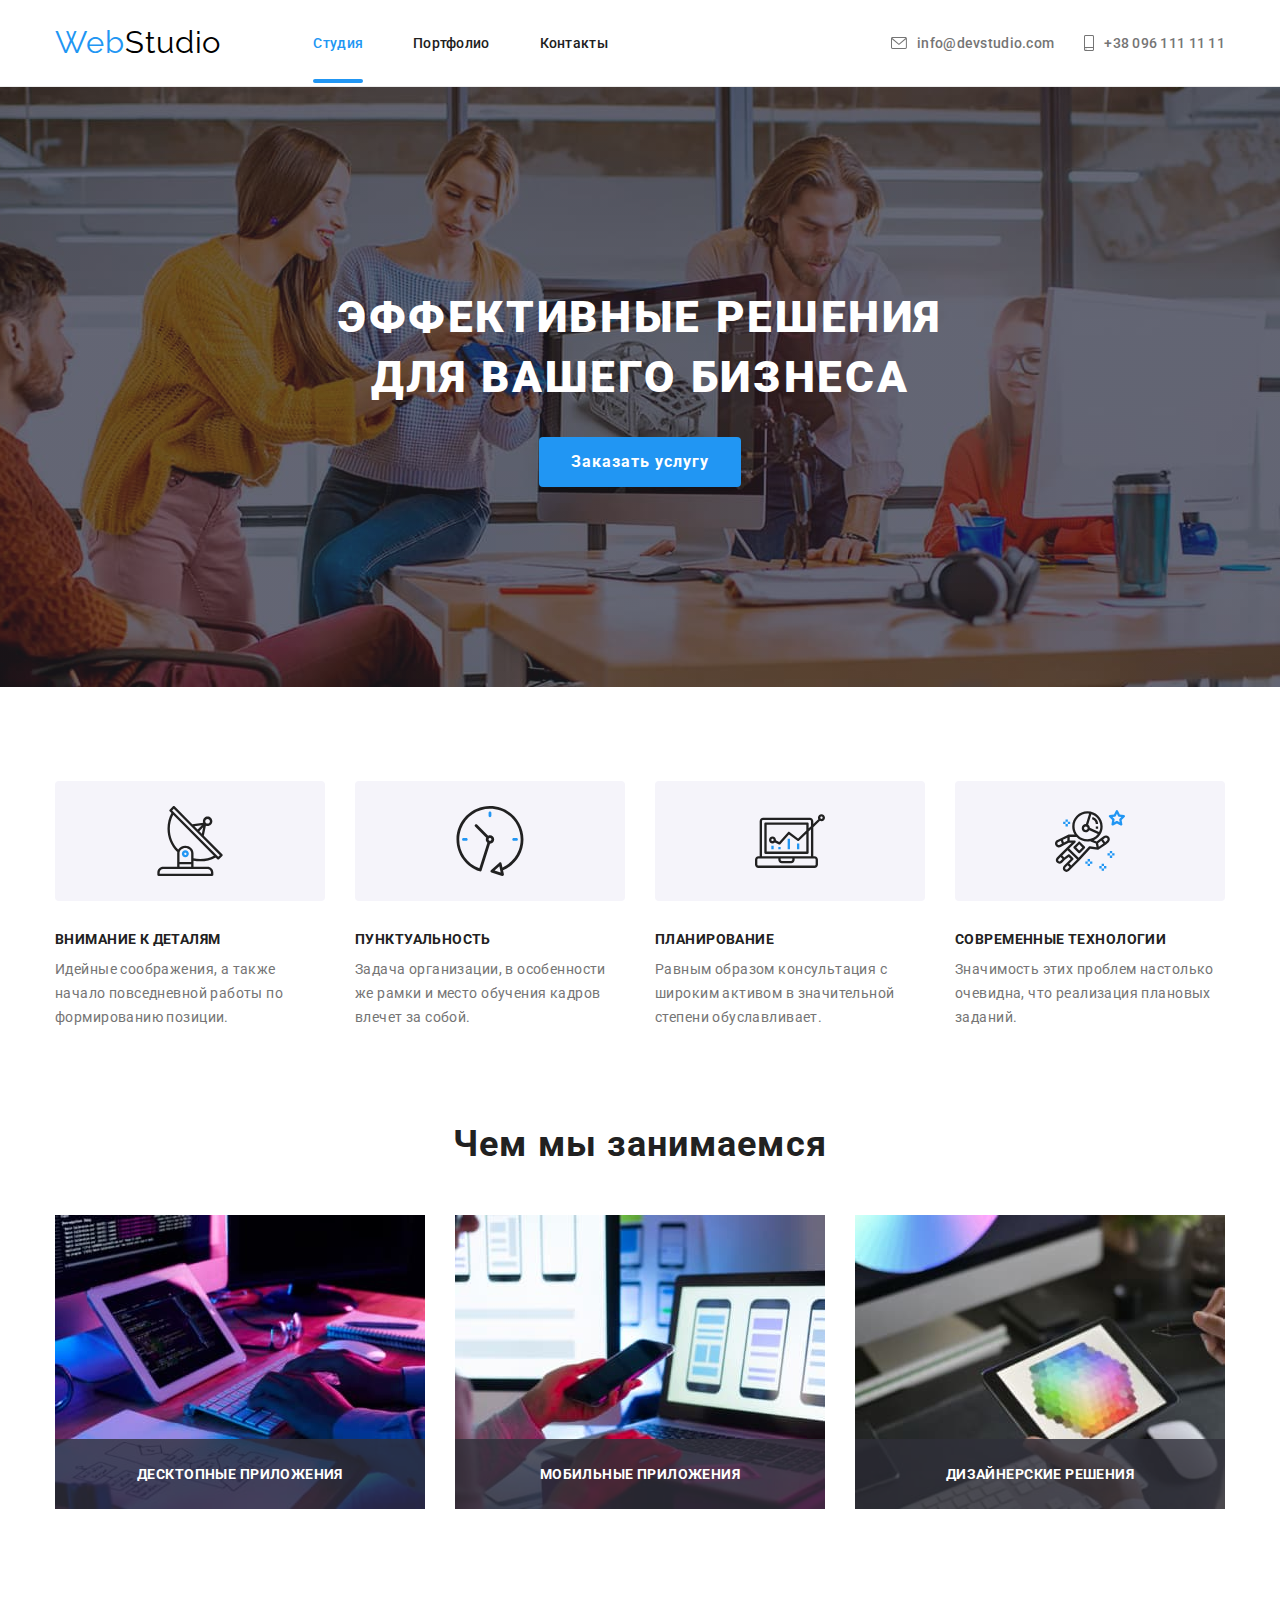
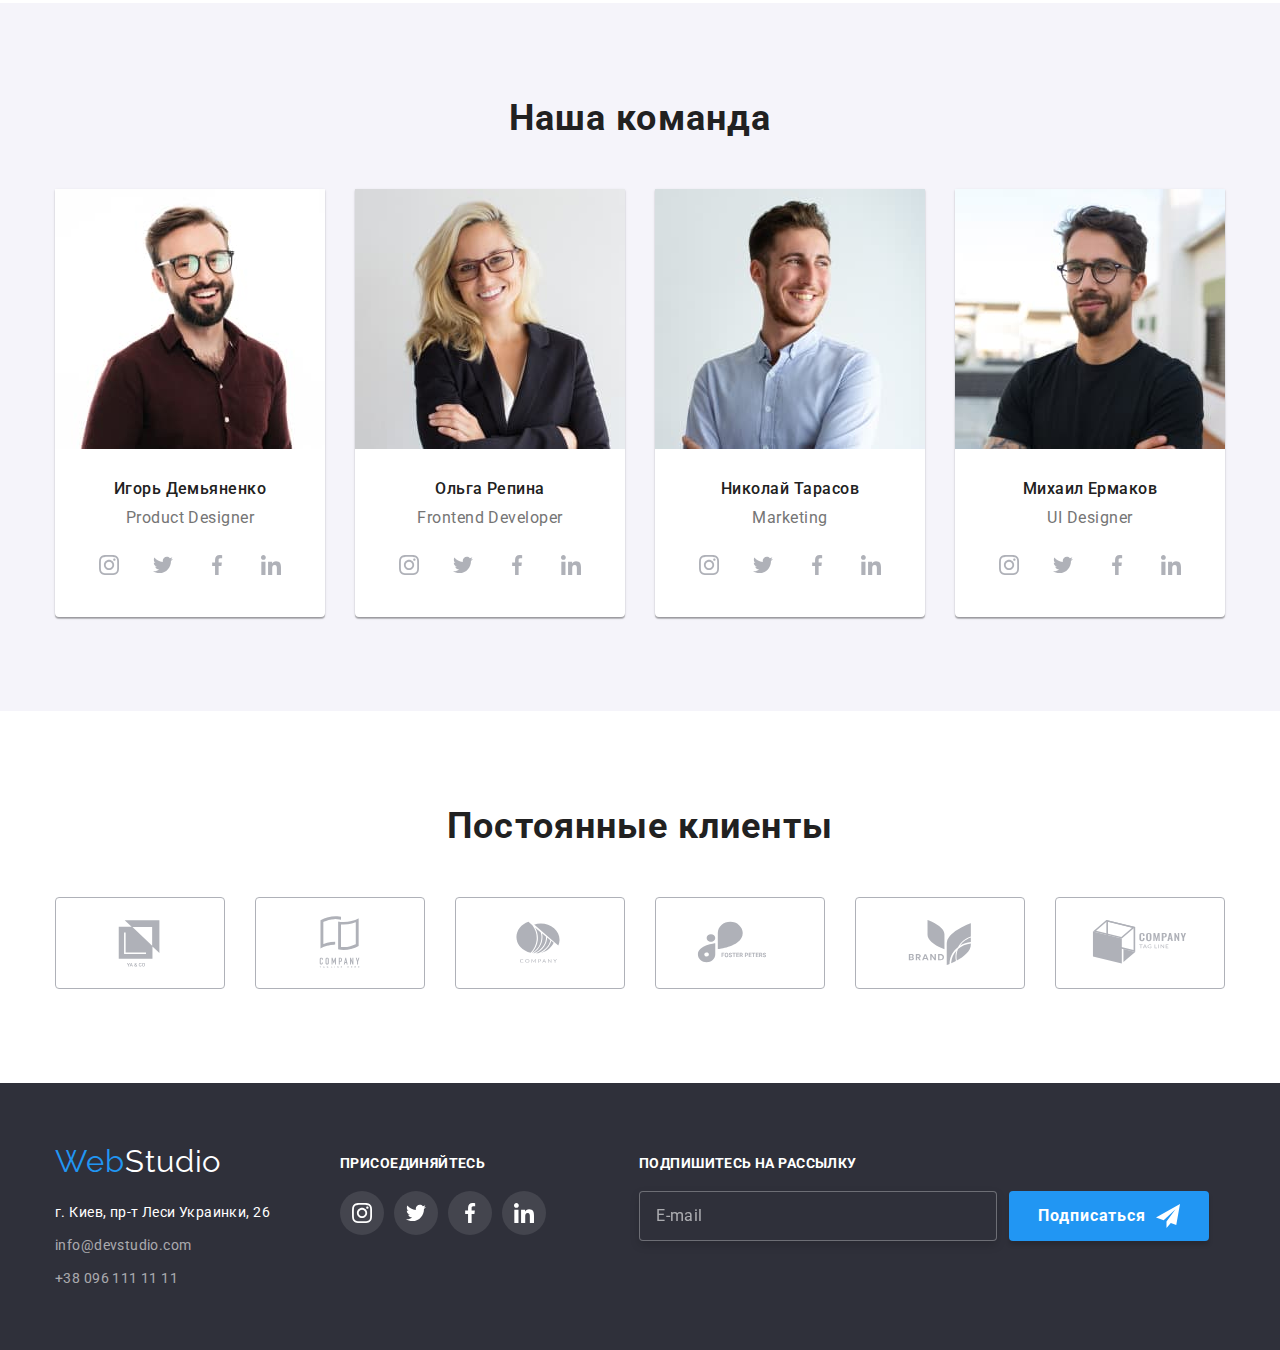
<file: index.html>
<!DOCTYPE html>
<html lang="ru">
  <head>
    <meta charset="UTF-8" />
    <meta http-equiv="X-UA-Compatible" content="IE=edge" />
    <meta name="viewport" content="width=device-width, initial-scale=1.0" />
    <link rel="preconnect" href="https://fonts.googleapis.com" />
    <link rel="preconnect" href="https://fonts.gstatic.com" crossorigin />
    <link
      href="https://fonts.googleapis.com/css2?family=Raleway:wght@700&family=Roboto:wght@400;500;700;900&display=swap"
      rel="stylesheet"
    />
    <link rel="stylesheet" href="css/main.min.css" />
    <title>Webstudio</title>
  </head>

  <body>
    <header class="header">
      <div class="container header__container">
        <nav class="header-nav">
          <a class="link header__logo logo" lang="en" href="./index.html">
            <span class="header__logo-text logo__text">Web</span>Studio</a
          >

          <ul class="list site-list header__site-list">
            <li class="site-list__item">
              <a class="link site-list__link site-list__link--current" href="./index.html"
                >Студия</a
              >
            </li>
            <li class="site-list__item">
              <a class="link site-list__link" href="./portfolio.html">Портфолио</a>
            </li>
            <li class="site-list__item"><a class="link site-list__link" href="">Контакты</a></li>
          </ul>
        </nav>

        <ul class="list contact header__contact">
          <li class="contact__item">
            <a class="link contact__link" lang="en" href="mailto:info@devstudio.com">
              <svg class="contact__icon" width="16" height="12">
                <use href="./images/icons.svg#icon-envelope"></use>
              </svg>
              <div>info@devstudio.com</div>
            </a>
          </li>
          <li class="contact__item">
            <a class="link contact__link" href="tel:+380961111111">
              <svg class="contact__icon" width="10" height="16">
                <use href="./images/icons.svg#icon-smartphone"></use>
              </svg>
              <div>+38 096 111 11 11</div>
            </a>
          </li>
        </ul>
        <button type="button" class="open-btn" data-menu-open>
          <svg class="contact__icon" width="24" height="16">
            <use href="./images/icons.svg#icon-menu"></use>
          </svg>
        </button>
      </div>

      <div class="mob-menu is-hidden" data-menu>
        <div class="container">
          <div class="mob-menu__top">
            <button type="button" class="mob-menu__close-btn" data-menu-close>
              <svg class="contact__icon" width="24" height="16">
                <use href="./images/icons.svg#icon-close_menu"></use>
              </svg>
            </button>

            <ul class="list mob-menu__list">
              <li class="mob-menu__item">
                <a class="link mob-menu__link mob-menu__link--current" href="./index.html"
                  >Студия</a
                >
              </li>
              <li class="mob-menu__item">
                <a class="link mob-menu__link" href="./portfolio.html">Портфолио</a>
              </li>
              <li class="mob-menu__item"><a class="link mob-menu__link" href="">Контакты</a></li>
            </ul>
          </div>
          <div class="mob-menu__bottom">
            <ul class="list mob-contact">
              <li class="mob-contact__item">
                <a class="link mob-contact__link--tel" href="tel:+380961111111">
                  <div>+38 096 111 11 11</div>
                </a>
              </li>
              <li class="mob-menu__mail">
                <a class="link mob-contact__link--mail" lang="en" href="mailto:info@devstudio.com">
                  <div>info@devstudio.com</div>
                </a>
              </li>
            </ul>

            <ul class="list mob-social">
              <li class="mob-social__item">
                <a class="link mob-social__link" href="" target="_blank" rel="noopener noreferrer"
                  >Instagram</a
                >
              </li>
              <li class="mob-social__item">
                <a class="link mob-social__link" href="" target="_blank" rel="noopener noreferrer"
                  >Twitter</a
                >
              </li>
              <li class="mob-social__item">
                <a class="link mob-social__link" href="" target="_blank" rel="noopener noreferrer"
                  >Facebook</a
                >
              </li>
              <li class="mob-social__item">
                <a class="link mob-social__link" href="" target="_blank" rel="noopener noreferrer"
                  >LinkedIn</a
                >
              </li>
            </ul>
          </div>
        </div>
      </div>
    </header>

    <main>
      <div>
        <!-- главная -->
        <section class="hero">
          <div class="container">
            <h1 class="hero__title">Эффективные решения для вашего бизнеса</h1>
            <button type="button" class="hero__btn btn" data-modal-open>Заказать услугу</button>
          </div>
        </section>

        <!-- секция 2 особенности-->
        <section class="features">
          <div class="container">
            <h2 class="visually-hidden">Особенности</h2>
            <ul class="list features-list">
              <li class="features-list__item">
                <div class="features-list__box">
                  <svg class="features-list__icon" width="70" height="70">
                    <use href="./images/icons.svg#icon-antenna"></use>
                  </svg>
                </div>
                <h3 class="features-list__title">Внимание к деталям</h3>
                <p class="features-list__text">
                  Идейные соображения, а также начало повседневной работы по формированию позиции.
                </p>
              </li>
              <li class="features-list__item">
                <div class="features-list__box">
                  <svg class="features-list__icon" width="70" height="70">
                    <use href="./images/icons.svg#icon-clock"></use>
                  </svg>
                </div>
                <h3 class="features-list__title">Пунктуальность</h3>
                <p class="features-list__text">
                  Задача организации, в особенности же рамки и место обучения кадров влечет за
                  собой.
                </p>
              </li>
              <li class="features-list__item">
                <div class="features-list__box">
                  <svg class="features-list__icon" width="70" height="70">
                    <use href="./images/icons.svg#icon-diagram"></use>
                  </svg>
                </div>
                <h3 class="features-list__title">Планирование</h3>
                <p class="features-list__text">
                  Равным образом консультация с широким активом в значительной степени
                  обуславливает.
                </p>
              </li>
              <li class="features-list__item">
                <div class="features-list__box">
                  <svg class="features-list__icon" width="70" height="70">
                    <use href="./images/icons.svg#icon-astronaut"></use>
                  </svg>
                </div>
                <h3 class="features-list__title">Современные технологии</h3>
                <p class="features-list__text">
                  Значимость этих проблем настолько очевидна, что реализация плановых заданий.
                </p>
              </li>
            </ul>
          </div>
        </section>

        <!-- секция 3 функционал -->
        <section class="functional">
          <div class="container">
            <h2 class="functional__title">Чем мы занимаемся</h2>
            <ul class="list functional-list">
              <li class="functional-list__item">
                <div class="functional-list__wrap">
                  <img
                    class="functional-list__img"
                    srcset="./images/box1@1x.jpg 1x, ./images/box1@2x.jpg 2x"
                    src="./images/box1@1x.jpg"
                    alt="Десктопные приложения"
                    width="370"
                    height="294"
                  />
                  <p class="functional-list__text">Десктопные приложения</p>
                </div>
              </li>
              <li class="functional-list__item">
                <div class="functional-list__wrap">
                  <img
                    class="functional-list__img"
                    srcset="./images/box2@1x.jpg 1x, ./images/box2@2x.jpg 2x"
                    src="./images/box2@1x.jpg"
                    alt="Мобильные приложения"
                    width="370"
                    height="294"
                  />
                  <p class="functional-list__text">Мобильные приложения</p>
                </div>
              </li>
              <li class="functional-list__item">
                <div class="functional-list__wrap">
                  <img
                    class="functional-list__img"
                    srcset="./images/box3@1x.jpg 1x, ./images/box3@2x.jpg 2x"
                    src="./images/box3@1x.jpg"
                    alt="Дизайнерские решения"
                    width="370"
                    height="294"
                  />
                  <p class="functional-list__text">Дизайнерские решения</p>
                </div>
              </li>
            </ul>
          </div>
        </section>

        <!-- секция 4 команда -->
        <section class="team">
          <div class="container">
            <h2 class="team__title">Наша команда</h2>
            <ul class="list team-list">
              <li class="team-list__item">
                <picture>
                  <source
                    srcset="./images/team1-desk@1x.jpg 1x, ./images/team1-desk@2x.jpg 2x"
                    media="(min-width: 1200px)"
                  />
                  <source
                    srcset="./images/team1-tab@1x.jpg 1x, ./images/team1-tab@2x.jpg 2x"
                    media="(min-width: 768px)"
                  />
                  <source
                    srcset="./images/team1-mob@1x.jpg 1x, ./images/team1-mob@2x.jpg 2x"
                    media="(min-width: 320px)"
                  />
                  <img
                    class="team-list__img"
                    src="./images/team1-mob@1x.jpg"
                    alt="Фото продуктового дизайнера"
                  />
                </picture>
                <div class="team-list__content">
                  <h3 class="team-list__name">Игорь Демьяненко</h3>
                  <p class="team-list__text" lang="en">Product Designer</p>
                </div>
                <ul class="list team-list__social-list social">
                  <li class="social__item">
                    <a href="#" class="social__link link">
                      <svg class="social__icon" width="20" height="20">
                        <use href="./images/icons.svg#icon-instagram"></use>
                      </svg>
                    </a>
                  </li>
                  <li class="social__item">
                    <a href="#" class="social__link link">
                      <svg class="social__icon" width="20" height="20">
                        <use href="./images/icons.svg#icon-twitter"></use>
                      </svg>
                    </a>
                  </li>
                  <li class="social__item">
                    <a href="#" class="social__link link">
                      <svg class="social__icon" width="20" height="20">
                        <use href="./images/icons.svg#icon-facebook"></use>
                      </svg>
                    </a>
                  </li>
                  <li class="social__item">
                    <a href="#" class="social__link link">
                      <svg class="social__icon" width="20" height="20">
                        <use href="./images/icons.svg#icon-linkedin"></use>
                      </svg>
                    </a>
                  </li>
                </ul>
              </li>
              <li class="team-list__item">
                <picture>
                  <source
                    srcset="./images/team2-desk@1x.jpg 1x, ./images/team2-desk@2x.jpg 2x"
                    media="(min-width: 1200px)"
                  />
                  <source
                    srcset="./images/team2-tab@1x.jpg 1x, ./images/team2-tab@2x.jpg 2x"
                    media="(min-width: 768px)"
                  />
                  <source
                    srcset="./images/team2-mob@1x.jpg 1x, ./images/team2-mob@2x.jpg 2x"
                    media="(min-width: 320px)"
                  />
                  <img
                    class="team-list__img"
                    src="./images/team2-mob@1x.jpg"
                    alt="Фото разработчика"
                  />
                </picture>
                <div class="team-list__content">
                  <h3 class="team-list__name">Ольга Репина</h3>
                  <p class="team-list__text" lang="en">Frontend Developer</p>
                </div>
                <ul class="list team-list__social-list social">
                  <li class="social__item">
                    <a href="#" class="social__link link">
                      <svg class="social__icon" width="20" height="20">
                        <use href="./images/icons.svg#icon-instagram"></use>
                      </svg>
                    </a>
                  </li>
                  <li class="social__item">
                    <a href="#" class="social__link link">
                      <svg class="social__icon" width="20" height="20">
                        <use href="./images/icons.svg#icon-twitter"></use>
                      </svg>
                    </a>
                  </li>
                  <li class="social__item">
                    <a href="#" class="social__link link">
                      <svg class="social__icon" width="20" height="20">
                        <use href="./images/icons.svg#icon-facebook"></use>
                      </svg>
                    </a>
                  </li>
                  <li class="social__item">
                    <a href="#" class="social__link link">
                      <svg class="social__icon" width="20" height="20">
                        <use href="./images/icons.svg#icon-linkedin"></use>
                      </svg>
                    </a>
                  </li>
                </ul>
              </li>
              <li class="team-list__item">
                <picture>
                  <source
                    srcset="./images/team3-desk@1x.jpg 1x, ./images/team3-desk@2x.jpg 2x"
                    media="(min-width: 1200px)"
                  />
                  <source
                    srcset="./images/team3-tab@1x.jpg 1x, ./images/team3-tab@2x.jpg 2x"
                    media="(min-width: 768px)"
                  />
                  <source
                    srcset="./images/team3-mob@1x.jpg 1x, ./images/team3-mob@2x.jpg 2x"
                    media="(min-width: 320px)"
                  />
                  <img
                    class="team-list__img"
                    src="./images/team3-mob@1x.jpg"
                    alt="Фото маркетолога"
                  />
                </picture>
                <div class="team-list__content">
                  <h3 class="team-list__name">Николай Тарасов</h3>
                  <p class="team-list__text" lang="en">Marketing</p>
                </div>
                <ul class="list team-list__social-list social">
                  <li class="social__item">
                    <a href="#" class="social__link link">
                      <svg class="social__icon" width="20" height="20">
                        <use href="./images/icons.svg#icon-instagram"></use>
                      </svg>
                    </a>
                  </li>
                  <li class="social__item">
                    <a href="#" class="social__link link">
                      <svg class="social__icon" width="20" height="20">
                        <use href="./images/icons.svg#icon-twitter"></use>
                      </svg>
                    </a>
                  </li>
                  <li class="social__item">
                    <a href="#" class="social__link link">
                      <svg class="social__icon" width="20" height="20">
                        <use href="./images/icons.svg#icon-facebook"></use>
                      </svg>
                    </a>
                  </li>
                  <li class="social__item">
                    <a href="#" class="social__link link">
                      <svg class="social__icon" width="20" height="20">
                        <use href="./images/icons.svg#icon-linkedin"></use>
                      </svg>
                    </a>
                  </li>
                </ul>
              </li>
              <li class="team-list__item">
                <picture>
                  <source
                    srcset="./images/team4-desk@1x.jpg 1x, ./images/team4-desk@2x.jpg 2x"
                    media="(min-width: 1200px)"
                  />
                  <source
                    srcset="./images/team4-tab@1x.jpg 1x, ./images/team4-tab@2x.jpg 2x"
                    media="(min-width: 768px)"
                  />
                  <source
                    srcset="./images/team4-mob@1x.jpg 1x, ./images/team4-mob@2x.jpg 2x"
                    media="(min-width: 320px)"
                  />
                  <img
                    class="team-list__img"
                    src="./images/team4-mob@1x.jpg"
                    alt="Фото проектировщика"
                  />
                </picture>
                <div class="team-list__item-content">
                  <h3 class="team-list__name">Михаил Ермаков</h3>
                  <p class="team-list__text" lang="en">UI Designer</p>
                </div>
                <ul class="list team-list__social-list social">
                  <li class="social__item">
                    <a href="#" class="social__link link">
                      <svg class="social__icon" width="20" height="20">
                        <use href="./images/icons.svg#icon-instagram"></use>
                      </svg>
                    </a>
                  </li>
                  <li class="social__item">
                    <a href="#" class="social__link link">
                      <svg class="social__icon" width="20" height="20">
                        <use href="./images/icons.svg#icon-twitter"></use>
                      </svg>
                    </a>
                  </li>
                  <li class="social__item">
                    <a href="#" class="social__link link">
                      <svg class="social__icon" width="20" height="20">
                        <use href="./images/icons.svg#icon-facebook"></use>
                      </svg>
                    </a>
                  </li>
                  <li class="social__item">
                    <a href="#" class="social__link link">
                      <svg class="social__icon" width="20" height="20">
                        <use href="./images/icons.svg#icon-linkedin"></use>
                      </svg>
                    </a>
                  </li>
                </ul>
              </li>
            </ul>
          </div>
        </section>

        <!-- секция 5 клиенты -->
        <section class="client">
          <div class="container">
            <h2 class="client__title">Постоянные клиенты</h2>
            <ul class="list client-list">
              <li class="client-list__item">
                <a href="#" class="client-list__link link">
                  <svg class="client-list__icon" width="106" height="60">
                    <use href="./images/icons.svg#icon-Logo0"></use>
                  </svg>
                </a>
              </li>
              <li class="client-list__item">
                <a href="#" class="client-list__link link">
                  <svg class="client-list__icon" width="106" height="60">
                    <use href="./images/icons.svg#icon-Logo1"></use>
                  </svg>
                </a>
              </li>
              <li class="client-list__item">
                <a href="#" class="client-list__link link">
                  <svg class="client-list__icon" width="106" height="60">
                    <use href="./images/icons.svg#icon-Logo2"></use>
                  </svg>
                </a>
              </li>
              <li class="client-list__item">
                <a href="#" class="client-list__link link">
                  <svg class="client-list__icon" width="106" height="60">
                    <use href="./images/icons.svg#icon-Logo3"></use>
                  </svg>
                </a>
              </li>
              <li class="client-list__item">
                <a href="#" class="client-list__link link">
                  <svg class="client-list__icon" width="106" height="60">
                    <use href="./images/icons.svg#icon-Logo4"></use>
                  </svg>
                </a>
              </li>
              <li class="client-list__item">
                <a href="#" class="client-list__link link">
                  <svg class="client-list__icon" width="106" height="60">
                    <use href="./images/icons.svg#icon-Logo5"></use>
                  </svg>
                </a>
              </li>
            </ul>
          </div>
        </section>
      </div>
    </main>

    <footer class="footer">
      <div class="container footer__container">
        <div class="footer-box">
          <div class="box-adress">
            <a class="link box-adress__logo logo" lang="en" href="./index.html"
              ><span class="box-adress__logo-part logo__text">Web</span>Studio</a
            >
            <address class="footer-address">
              <a
                class="link footer-address__link address"
                href="https://goo.gl/maps/w4HMcQhchTdMcM1N7"
                target="_blank"
                rel="noopener noreferre"
                >г. Киев, пр-т Леси Украинки, 26</a
              >
              <ul class="list address-list">
                <li class="address-list__item">
                  <a
                    class="link address-list__mail address"
                    lang="en"
                    href="mailto:info@devstudio.com"
                    >info@devstudio.com</a
                  >
                </li>
                <li class="footer-address-item">
                  <a class="link address-list__tel address" href="tel:+380961111111"
                    >+38 096 111 11 11</a
                  >
                </li>
              </ul>
            </address>
          </div>

          <div class="box-social footer__box-social">
            <b class="box-social__title">присоединяйтесь</b>
            <ul class="list box-social-list">
              <li class="box-social-list__item">
                <a href="" class="box-social-list__link link">
                  <svg class="box-social-list__icon" width="20" height="20">
                    <use href="./images/icons.svg#icon-instagram"></use>
                  </svg>
                </a>
              </li>
              <li class="box-social-list__item">
                <a href="" class="box-social-list__link link">
                  <svg class="box-social-list__icon" width="20" height="20">
                    <use href="./images/icons.svg#icon-twitter"></use>
                  </svg>
                </a>
              </li>
              <li class="box-social-list__item">
                <a href="" class="box-social-list__link link">
                  <svg class="box-social-list__icon" width="20" height="20">
                    <use href="./images/icons.svg#icon-facebook"></use>
                  </svg>
                </a>
              </li>
              <li class="box-social-list__item">
                <a href="" class="box-social-list__link link">
                  <svg class="box-social-list__icon" width="20" height="20">
                    <use href="./images/icons.svg#icon-linkedin"></use>
                  </svg>
                </a>
              </li>
            </ul>
          </div>

          <div class="subscription footer__subscription">
            <form action="#" class="sibscription__form" autocomplete="off">
              <label class="subscription__text" for="subscription-email"
                >Подпишитесь на рассылку</label
              >
              <div class="subscription-box">
                <input
                  type="email"
                  class="subscription-box__input"
                  name="subscription-email"
                  id="subscription-email"
                  placeholder="E-mail"
                />
                <button type="submit" class="subscription-box__btn btn">
                  Подписаться
                  <svg class="subscription-box__icon" width="24" height="24">
                    <use href="./images/icons.svg#icon-send"></use>
                  </svg>
                </button>
              </div>
            </form>
          </div>
        </div>
      </div>
    </footer>

    <div class="backdrop is-hidden" data-modal>
      <div class="modal">
        <button type="button" class="modal__close" data-modal-close>
          <svg class="modal__icon" width="18" height="18">
            <use href="./images/icons.svg#icon-close"></use>
          </svg>
        </button>
        <p class="modal__title">Оставьте свои данные, мы вам перезвоним</p>
        <form action="#">
          <div class="form modal_form">
            <label class="form__label" for="user-name">Имя</label>
            <div class="form__wrap">
              <input
                type="text"
                class="form__input"
                name="user-name"
                required
                minlength="2"
                id="user-name"
              />
              <svg class="form__icon" width="18" height="18">
                <use href="./images/icons.svg#icon-person"></use>
              </svg>
            </div>
          </div>

          <div class="form modal_form">
            <label class="form__label" for="user-tel">Телефон</label>
            <div class="form__wrap">
              <input
                type="tel"
                class="form__input"
                name="user-tel"
                required
                title="+38 093 111 11 11"
                id="user-tel"
              />
              <svg class="form__icon" width="18" height="18">
                <use href="./images/icons.svg#icon-phone"></use>
              </svg>
            </div>
          </div>

          <div class="form modal_form">
            <label class="form__label" for="user-email">Почта</label>
            <div class="form__wrap">
              <input
                type="email"
                class="form__input"
                name="user-email"
                id="user-email"
                title="text@mail"
              />
              <svg class="form__icon" width="18" height="18">
                <use href="./images/icons.svg#icon-email"></use>
              </svg>
            </div>
          </div>

          <div class="form-comment">
            <label class="form-comment__label" for="user-text">Комментарий</label>
            <textarea
              class="form-comment__text"
              name="user-text"
              id="user-text"
              placeholder="Введите текст"
            ></textarea>
          </div>

          <div class="form">
            <input
              class="form__policy-check visually-hidden"
              type="checkbox"
              name="policy"
              id="policy"
              value="signed"
            />
            <label class="form__check-text" for="policy">
              <span class="form__check-icon">
                <svg class="form__policy-icon" width="16" height="15">
                  <use href="./images/icons.svg#icon-check"></use>
                </svg>
              </span>
              <span class="check-label-text">
                Соглашаюсь с рассылкой и принимаю
                <a class="link form__label-link" href="">Условия договора</a>
              </span>
            </label>
          </div>

          <button type="submit" class="form__button btn">Отправить</button>
        </form>
      </div>
    </div>

    <script src="./js/modal.js"></script>
    <script src="./js/mobile-menu.js"></script>
  </body>
</html>
</file>
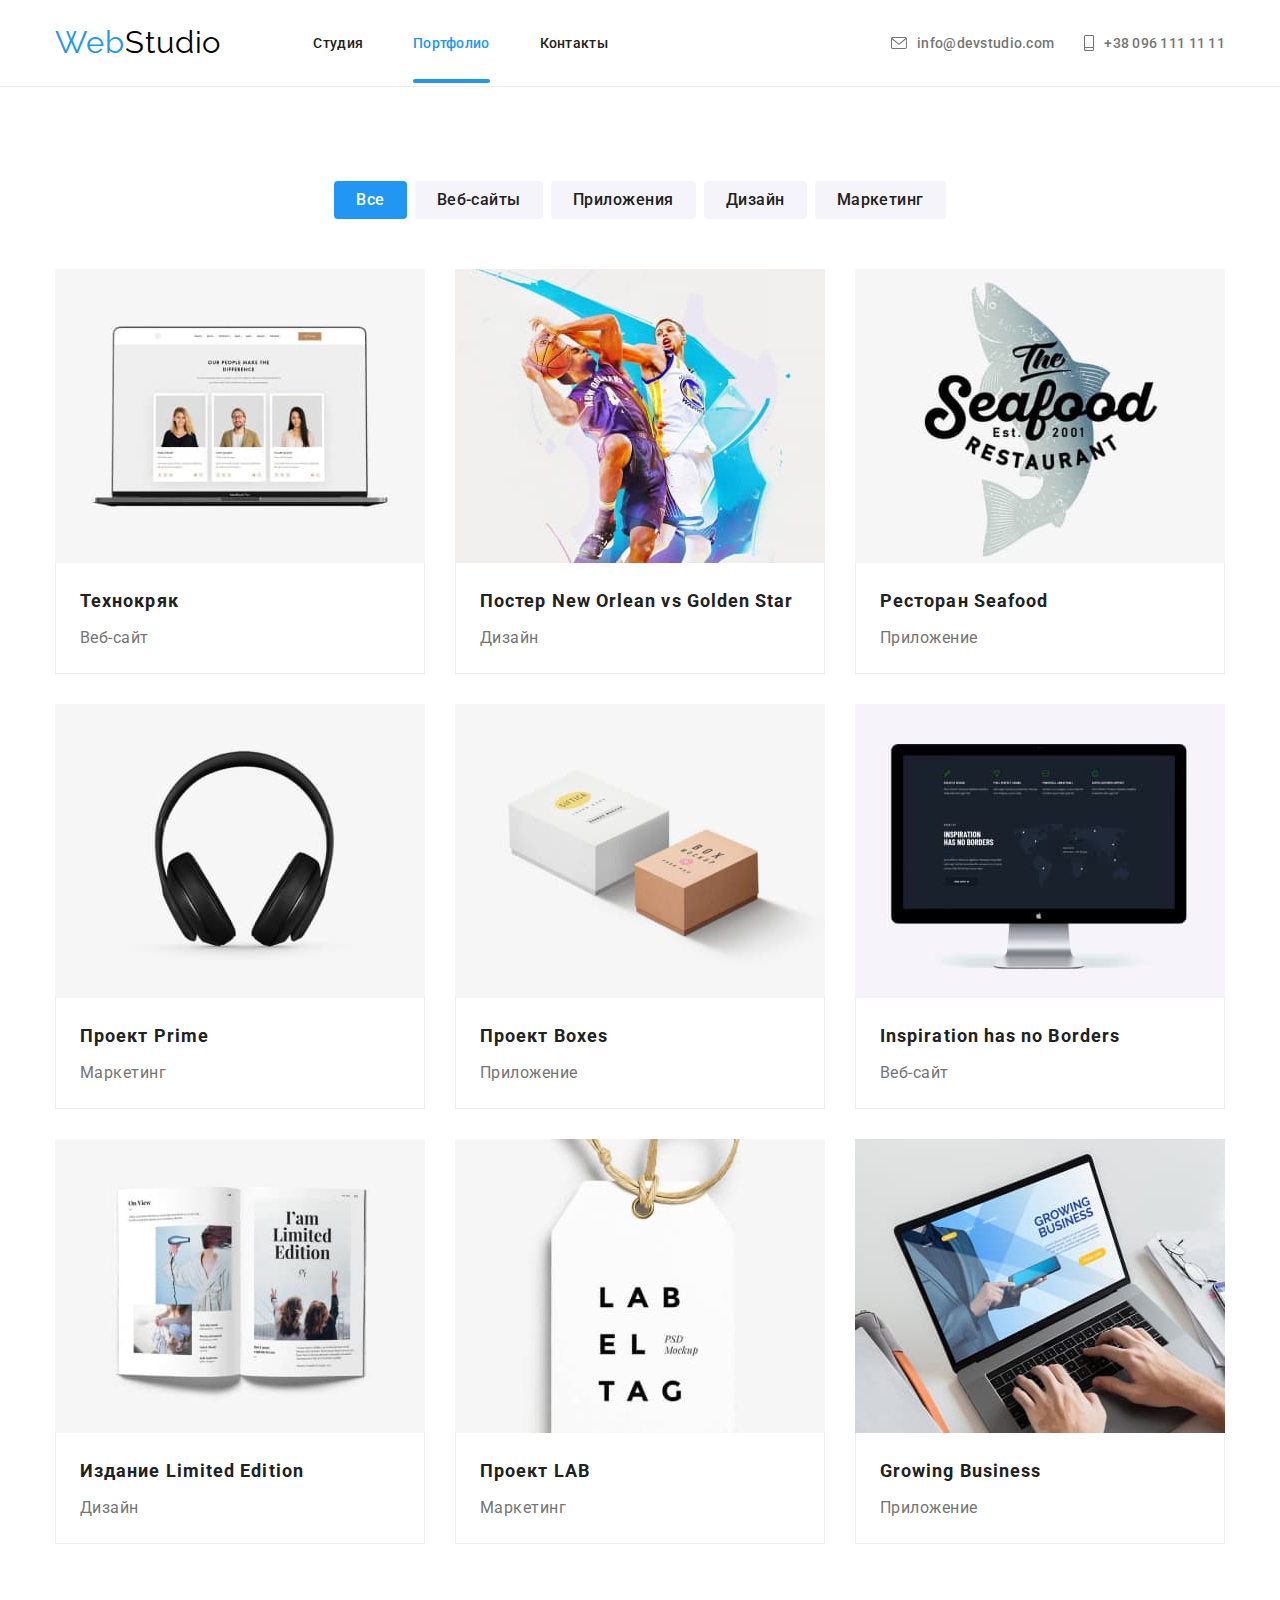
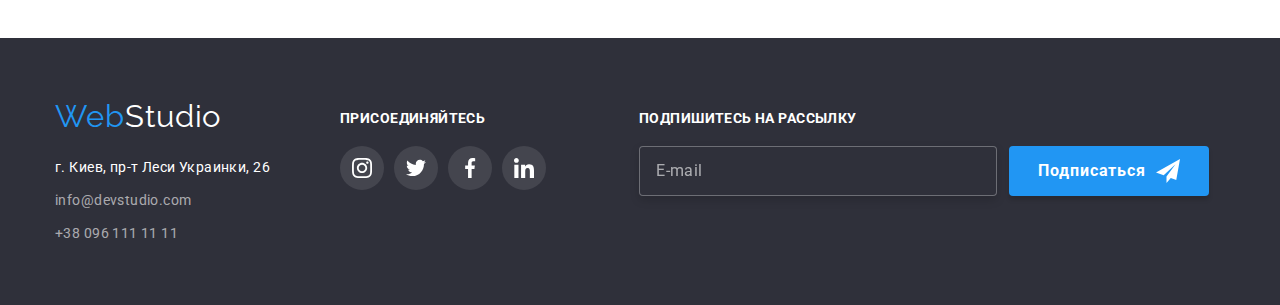
<file: portfolio.html>
<!DOCTYPE html>
<html lang="en">
  <head>
    <meta charset="UTF-8" />
    <meta http-equiv="X-UA-Compatible" content="IE=edge" />
    <meta name="viewport" content="width=device-width, initial-scale=1.0" />
    <link rel="preconnect" href="https://fonts.googleapis.com" />
    <link rel="preconnect" href="https://fonts.gstatic.com" crossorigin />
    <link
      href="https://fonts.googleapis.com/css2?family=Raleway:wght@700&family=Roboto:wght@400;500;700;900&display=swap"
      rel="stylesheet"
    />
    <link rel="stylesheet" href="css/main.min.css" />
    <title>Potrfolio</title>
  </head>
  <body>
    <header class="header">
      <div class="container header__container">
        <nav class="header-nav">
          <a class="link header__logo logo" lang="en" href="./index.html">
            <span class="header__logo-text logo__text">Web</span>Studio</a
          >

          <ul class="list site-list header__site-list">
            <li class="site-list__item">
              <a class="link site-list__link" href="./index.html">Студия</a>
            </li>
            <li class="site-list__item">
              <a class="link site-list__link site-list__link--current" href="./portfolio.html"
                >Портфолио</a
              >
            </li>
            <li class="site-list__item"><a class="link site-list__link" href="">Контакты</a></li>
          </ul>
        </nav>

        <ul class="list contact header__contact">
          <li class="contact__item">
            <a class="link contact__link" lang="en" href="mailto:info@devstudio.com">
              <svg class="contact__icon" width="16" height="12">
                <use href="./images/icons.svg#icon-envelope"></use>
              </svg>
              <div>info@devstudio.com</div>
            </a>
          </li>
          <li class="contact__item">
            <a class="link contact__link" href="tel:+380961111111">
              <svg class="contact__icon" width="10" height="16">
                <use href="./images/icons.svg#icon-smartphone"></use>
              </svg>
              <div>+38 096 111 11 11</div>
            </a>
          </li>
        </ul>
        <button type="button" class="open-btn" data-menu-open>
          <svg class="contact__icon" width="18.67" height="18.67">
            <use href="./images/icons.svg#icon-menu"></use>
          </svg>
        </button>
      </div>

      <div class="mob-menu is-hidden" data-menu>
        <div class="container">
          <div class="mob-menu__top">
            <button type="button" class="mob-menu__close-btn" data-menu-close>
              <svg class="contact__icon" width="18.67" height="18.67">
                <use href="./images/icons.svg#icon-close"></use>
              </svg>
            </button>

            <ul class="list mob-menu__list">
              <li class="mob-menu__item">
                <a class="link mob-menu__link" href="./index.html">Студия</a>
              </li>
              <li class="mob-menu__item">
                <a class="link mob-menu__link mob-menu__link--current" href="./portfolio.html"
                  >Портфолио</a
                >
              </li>
              <li class="mob-menu__item"><a class="link mob-menu__link" href="">Контакты</a></li>
            </ul>
          </div>
          <div class="mob-menu__bottom">
            <ul class="list mob-contact">
              <li class="mob-contact__item">
                <a class="link mob-contact__link--tel" href="tel:+380961111111">
                  <div>+38 096 111 11 11</div>
                </a>
              </li>
              <li class="mob-menu__mail">
                <a class="link mob-contact__link--mail" lang="en" href="mailto:info@devstudio.com">
                  <div>info@devstudio.com</div>
                </a>
              </li>
            </ul>

            <ul class="list mob-social">
              <li class="mob-social__item">
                <a class="link mob-social__link" href="" target="_blank" rel="noopener noreferrer"
                  >Instagram</a
                >
              </li>
              <li class="mob-social__item">
                <a class="link mob-social__link" href="" target="_blank" rel="noopener noreferrer"
                  >Twitter</a
                >
              </li>
              <li class="mob-social__item">
                <a class="link mob-social__link" href="" target="_blank" rel="noopener noreferrer"
                  >Facebook</a
                >
              </li>
              <li class="mob-social__item">
                <a class="link mob-social__link" href="" target="_blank" rel="noopener noreferrer"
                  >LinkedIn</a
                >
              </li>
            </ul>
          </div>
        </div>
      </div>
    </header>

    <main>
      <section class="project">
        <div class="container">
          <h2 class="visually-hidden">Портфолио</h2>
          <ul class="list filter project__filter">
            <li class="item filter__item">
              <button class="filter__btn filter__btn--all" type="button">Все</button>
            </li>
            <li class="item filter__item">
              <button class="filter__btn" type="button">Веб-сайты</button>
            </li>
            <li class="item filter__item">
              <button class="filter__btn" type="button">Приложения</button>
            </li>
            <li class="item filter__item">
              <button class="filter__btn" type="button">Дизайн</button>
            </li>
            <li class="item filter__item">
              <button class="filter__btn" type="button">Маркетинг</button>
            </li>
          </ul>

          <ul class="list project-list">
            <li class="project-list__item" tabindex="0">
              <div class="project-list__wrap">
                <picture>
                  <source
                    srcset="
                      ./images/portfolio-desk-img1@1x.jpg 1x,
                      ./images/portfolio-desk-img1@2x.jpg 2x
                    "
                    media="(min-width: 1200px)"
                  />
                  <source
                    srcset="
                      ./images/portfolio-tab-img1@1x.jpg 1x,
                      ./images/portfolio-tab-img1@2x.jpg 2x
                    "
                    media="(min-width: 768px)"
                  />
                  <source
                    srcset="
                      ./images/portfolio-mob-img1@1x.jpg 1x,
                      ./images/portfolio-mob-img1@2x.jpg 2x
                    "
                    media="(min-width: 320px)"
                  />
                  <img
                    class="project-list__img"
                    src="./images/portfolio-mob-img1@1x.jpg"
                    alt="Фото веб-сайта Технокряк"
                  />
                </picture>
                <p class="project-list__img-text">
                  Технокряк это современная площадка распространения коронавируса. Компании
                  используют эту платформу для цифрового шпионажа и атак на защищённые сервера
                  конкурентов.
                </p>
              </div>
              <div class="project-list__content">
                <h3 class="project-list__title">Технокряк</h3>
                <p class="project-list__text">Веб-сайт</p>
              </div>
            </li>
            <li class="project-list__item" tabindex="0">
              <div class="project-list__wrap">
                <picture>
                  <source
                    srcset="
                      ./images/portfolio-desk-img2@1x.jpg 1x,
                      ./images/portfolio-desk-img2@2x.jpg 2x
                    "
                    media="(min-width: 1200px)"
                  />
                  <source
                    srcset="
                      ./images/portfolio-tab-img2@1x.jpg 1x,
                      ./images/portfolio-tab-img2@2x.jpg 2x
                    "
                    media="(min-width: 768px)"
                  />
                  <source
                    srcset="
                      ./images/portfolio-mob-img2@1x.jpg 1x,
                      ./images/portfolio-mob-img2@2x.jpg 2x
                    "
                    media="(min-width: 320px)"
                  />
                  <img
                    class="project-list__img"
                    src="./images/portfolio-mob-img2@1x.jpg"
                    alt="Фото постера New Orlean vs Golden Star"
                  />
                </picture>
                <p class="project-list__img-text">
                  Технокряк это современная площадка распространения коронавируса. Компании
                  используют эту платформу для цифрового шпионажа и атак на защищённые сервера
                  конкурентов.
                </p>
              </div>
              <div class="project-list__content">
                <h3 class="project-list__title">
                  Постер <span lang="en">New Orlean vs Golden Star</span>
                </h3>
                <p class="project-list__text">Дизайн</p>
              </div>
            </li>
            <li class="project-list__item" tabindex="0">
              <div class="project-list__wrap">
                <picture>
                  <source
                    srcset="
                      ./images/portfolio-desk-img3@1x.jpg 1x,
                      ./images/portfolio-desk-img3@2x.jpg 2x
                    "
                    media="(min-width: 1200px)"
                  />
                  <source
                    srcset="
                      ./images/portfolio-tab-img3@1x.jpg 1x,
                      ./images/portfolio-tab-img3@2x.jpg 2x
                    "
                    media="(min-width: 768px)"
                  />
                  <source
                    srcset="
                      ./images/portfolio-mob-img3@1x.jpg 1x,
                      ./images/portfolio-mob-img3@2x.jpg 2x
                    "
                    media="(min-width: 320px)"
                  />
                  <img
                    class="project-list__img"
                    src="./images/portfolio-mob-img3@1x.jpg"
                    alt="Фото логотип ресторана Seafood"
                  />
                </picture>

                <p class="project-list__img-text">
                  Технокряк это современная площадка распространения коронавируса. Компании
                  используют эту платформу для цифрового шпионажа и атак на защищённые сервера
                  конкурентов.
                </p>
              </div>
              <div class="project-list__content">
                <h3 class="project-list__title">Ресторан <span lang="en"> Seafood</span></h3>
                <p class="project-list__text">Приложение</p>
              </div>
            </li>
            <li class="project-list__item" tabindex="0">
              <div class="project-list__wrap">
                <picture>
                  <source
                    srcset="
                      ./images/portfolio-desk-img4@1x.jpg 1x,
                      ./images/portfolio-desk-img4@2x.jpg 2x
                    "
                    media="(min-width: 1200px)"
                  />
                  <source
                    srcset="
                      ./images/portfolio-tab-img4@1x.jpg 1x,
                      ./images/portfolio-tab-img4@2x.jpg 2x
                    "
                    media="(min-width: 768px)"
                  />
                  <source
                    srcset="
                      ./images/portfolio-mob-img4@1x.jpg 1x,
                      ./images/portfolio-mob-img4@2x.jpg 2x
                    "
                    media="(min-width: 320px)"
                  />
                  <img
                    class="project-list__img"
                    src="./images/portfolio-mob-img4@1x.jpg"
                    alt="Фото беспроводных наушников"
                  />
                </picture>

                <p class="project-list__img-text">
                  Технокряк это современная площадка распространения коронавируса. Компании
                  используют эту платформу для цифрового шпионажа и атак на защищённые сервера
                  конкурентов.
                </p>
              </div>
              <div class="project-list__content">
                <h3 class="project-list__title">Проект <span lang="en">Prime</span></h3>
                <p class="project-list__text">Маркетинг</p>
              </div>
            </li>
            <li class="project-list__item" tabindex="0">
              <div class="project-list__wrap">
                <picture>
                  <source
                    srcset="
                      ./images/portfolio-desk-img5@1x.jpg 1x,
                      ./images/portfolio-desk-img5@2x.jpg 2x
                    "
                    media="(min-width: 1200px)"
                  />
                  <source
                    srcset="
                      ./images/portfolio-tab-img5@1x.jpg 1x,
                      ./images/portfolio-tab-img5@2x.jpg 2x
                    "
                    media="(min-width: 768px)"
                  />
                  <source
                    srcset="
                      ./images/portfolio-mob-img5@1x.jpg 1x,
                      ./images/portfolio-mob-img5@2x.jpg 2x
                    "
                    media="(min-width: 320px)"
                  />
                  <img
                    class="project-list__img"
                    src="./images/portfolio-mob-img5@1x.jpg"
                    alt="Фото двух коробок"
                  />
                </picture>

                <p class="project-list__img-text">
                  Технокряк это современная площадка распространения коронавируса. Компании
                  используют эту платформу для цифрового шпионажа и атак на защищённые сервера
                  конкурентов.
                </p>
              </div>
              <div class="project-list__content">
                <h3 class="project-list__title">Проект <span lang="en">Boxes</span></h3>
                <p class="project-list__text">Приложение</p>
              </div>
            </li>
            <li class="project-list__item" tabindex="0">
              <div class="project-list__wrap">
                <picture>
                  <source
                    srcset="
                      ./images/portfolio-desk-img6@1x.jpg 1x,
                      ./images/portfolio-desk-img6@2x.jpg 2x
                    "
                    media="(min-width: 1200px)"
                  />
                  <source
                    srcset="
                      ./images/portfolio-tab-img6@1x.jpg 1x,
                      ./images/portfolio-tab-img6@2x.jpg 2x
                    "
                    media="(min-width: 768px)"
                  />
                  <source
                    srcset="
                      ./images/portfolio-mob-img6@1x.jpg 1x,
                      ./images/portfolio-mob-img6@2x.jpg 2x
                    "
                    media="(min-width: 320px)"
                  />
                  <img
                    class="project-list__img"
                    src="./images/portfolio-mob-img6@1x.jpg"
                    alt="Фото веб-сайта Inspiration has no Borders"
                  />
                </picture>

                <p class="project-list__img-text">
                  Технокряк это современная площадка распространения коронавируса. Компании
                  используют эту платформу для цифрового шпионажа и атак на защищённые сервера
                  конкурентов.
                </p>
              </div>
              <div class="project-list__content">
                <h3 class="project-list__title" lang="en">Inspiration has no Borders</h3>
                <p class="project-list__text">Веб-сайт</p>
              </div>
            </li>
            <li class="project-list__item" tabindex="0">
              <div class="project-list__wrap">
                <picture>
                  <source
                    srcset="
                      ./images/portfolio-desk-img7@1x.jpg 1x,
                      ./images/portfolio-desk-img7@2x.jpg 2x
                    "
                    media="(min-width: 1200px)"
                  />
                  <source
                    srcset="
                      ./images/portfolio-tab-img7@1x.jpg 1x,
                      ./images/portfolio-tab-img7@2x.jpg 2x
                    "
                    media="(min-width: 768px)"
                  />
                  <source
                    srcset="
                      ./images/portfolio-mob-img7@1x.jpg 1x,
                      ./images/portfolio-mob-img7@2x.jpg 2x
                    "
                    media="(min-width: 320px)"
                  />
                  <img
                    class="project-list__img"
                    src="./images/portfolio-mob-img7@1x.jpg"
                    alt="Фото открытого журнала Limited Edition"
                  />
                </picture>

                <p class="project-list__img-text">
                  Технокряк это современная площадка распространения коронавируса. Компании
                  используют эту платформу для цифрового шпионажа и атак на защищённые сервера
                  конкурентов.
                </p>
              </div>
              <div class="project-list__content">
                <h3 class="project-list__title">Издание <span lang="en">Limited Edition</span></h3>
                <p class="project-list__text">Дизайн</p>
              </div>
            </li>
            <li class="project-list__item" tabindex="0">
              <div class="project-list__wrap">
                <picture>
                  <source
                    srcset="
                      ./images/portfolio-desk-img8@1x.jpg 1x,
                      ./images/portfolio-desk-img8@2x.jpg 2x
                    "
                    media="(min-width: 1200px)"
                  />
                  <source
                    srcset="
                      ./images/portfolio-tab-img8@1x.jpg 1x,
                      ./images/portfolio-tab-img8@2x.jpg 2x
                    "
                    media="(min-width: 768px)"
                  />
                  <source
                    srcset="
                      ./images/portfolio-mob-img8@1x.jpg 1x,
                      ./images/portfolio-mob-img8@2x.jpg 2x
                    "
                    media="(min-width: 320px)"
                  />
                  <img
                    class="project-list__img"
                    src="./images/portfolio-mob-img8@1x.jpg"
                    alt="Фото бирки LAB"
                  />
                </picture>

                <p class="project-list__img-text">
                  Технокряк это современная площадка распространения коронавируса. Компании
                  используют эту платформу для цифрового шпионажа и атак на защищённые сервера
                  конкурентов.
                </p>
              </div>
              <div class="project-list__content">
                <h3 class="project-list__title">Проект <span lang="en">LAB</span></h3>
                <p class="project-list__text">Маркетинг</p>
              </div>
            </li>
            <li class="project-list__item" tabindex="0">
              <div class="project-list__wrap">
                <picture>
                  <source
                    srcset="
                      ./images/portfolio-desk-img9@1x.jpg 1x,
                      ./images/portfolio-desk-img9@2x.jpg 2x
                    "
                    media="(min-width: 1200px)"
                  />
                  <source
                    srcset="
                      ./images/portfolio-tab-img9@1x.jpg 1x,
                      ./images/portfolio-tab-img9@2x.jpg 2x
                    "
                    media="(min-width: 768px)"
                  />
                  <source
                    srcset="
                      ./images/portfolio-mob-img9@1x.jpg 1x,
                      ./images/portfolio-mob-img9@2x.jpg 2x
                    "
                    media="(min-width: 320px)"
                  />
                  <img
                    class="project-list__img"
                    src="./images/portfolio-mob-img9@1x.jpg"
                    alt="Фото ноутбука с открытым приложением Growing Business"
                  />
                </picture>
                <p class="project-list__img-text">
                  Технокряк это современная площадка распространения коронавируса. Компании
                  используют эту платформу для цифрового шпионажа и атак на защищённые сервера
                  конкурентов.
                </p>
              </div>
              <div class="project-list__content">
                <h3 class="project-list__title" lang="en">Growing Business</h3>
                <p class="project-list__text">Приложение</p>
              </div>
            </li>
          </ul>
        </div>
      </section>
    </main>

    <footer class="footer">
      <div class="container footer__container">
        <div class="footer-box">
          <div class="box-adress">
            <a class="link box-adress__logo logo" lang="en" href="./index.html"
              ><span class="box-adress__logo-part logo__text">Web</span>Studio</a
            >
            <address class="footer-address">
              <a
                class="link footer-address__link address"
                href="https://goo.gl/maps/w4HMcQhchTdMcM1N7"
                target="_blank"
                rel="noopener noreferre"
                >г. Киев, пр-т Леси Украинки, 26</a
              >
              <ul class="list address-list">
                <li class="address-list__item">
                  <a
                    class="link address-list__mail address"
                    lang="en"
                    href="mailto:info@devstudio.com"
                    >info@devstudio.com</a
                  >
                </li>
                <li class="footer-address-item">
                  <a class="link address-list__tel address" href="tel:+380961111111"
                    >+38 096 111 11 11</a
                  >
                </li>
              </ul>
            </address>
          </div>

          <div class="box-social footer__box-social">
            <b class="box-social__title">присоединяйтесь</b>
            <ul class="list box-social-list">
              <li class="box-social-list__item">
                <a href="" class="box-social-list__link link">
                  <svg class="box-social-list__icon" width="20" height="20">
                    <use href="./images/icons.svg#icon-instagram"></use>
                  </svg>
                </a>
              </li>
              <li class="box-social-list__item">
                <a href="" class="box-social-list__link link">
                  <svg class="box-social-list__icon" width="20" height="20">
                    <use href="./images/icons.svg#icon-twitter"></use>
                  </svg>
                </a>
              </li>
              <li class="box-social-list__item">
                <a href="" class="box-social-list__link link">
                  <svg class="box-social-list__icon" width="20" height="20">
                    <use href="./images/icons.svg#icon-facebook"></use>
                  </svg>
                </a>
              </li>
              <li class="box-social-list__item">
                <a href="" class="box-social-list__link link">
                  <svg class="box-social-list__icon" width="20" height="20">
                    <use href="./images/icons.svg#icon-linkedin"></use>
                  </svg>
                </a>
              </li>
            </ul>
          </div>

          <div class="subscription footer__subscription">
            <form action="#" class="sibscription__form" autocomplete="off">
              <label class="subscription__text" for="subscription-email"
                >Подпишитесь на рассылку</label
              >
              <div class="subscription-box">
                <input
                  type="email"
                  class="subscription-box__input"
                  name="subscription-email"
                  id="subscription-email"
                  placeholder="E-mail"
                />
                <button type="submit" class="subscription-box__btn btn">
                  Подписаться
                  <svg class="subscription-box__icon" width="24" height="24">
                    <use href="./images/icons.svg#icon-send"></use>
                  </svg>
                </button>
              </div>
            </form>
          </div>
        </div>
      </div>
    </footer>
    <script src="./js/mobile-menu.js"></script>
  </body>
</html>
</file>
<file: css/main.min.css>
/*! modern-normalize v1.1.0 | MIT License | https://github.com/sindresorhus/modern-normalize */*,::before,::after{box-sizing:border-box}html{line-height:1.15;-webkit-text-size-adjust:100%;-moz-tab-size:4;tab-size:4}body{margin:0;font-family:system-ui,-apple-system,"Segoe UI",Roboto,Helvetica,Arial,sans-serif,"Apple Color Emoji","Segoe UI Emoji"}hr{height:0;color:inherit}abbr[title]{text-decoration:underline dotted}b,strong{font-weight:bolder}code,kbd,samp,pre{font-family:ui-monospace, SFMono-Regular, Consolas, 'Liberation Mono', Menlo, monospace;font-size:1em}small{font-size:80%}sub,sup{font-size:75%;line-height:0;position:relative;vertical-align:baseline}sub{bottom:-0.25em}sup{top:-0.5em}table{text-indent:0;border-color:inherit}button,input,optgroup,select,textarea{font-family:inherit;font-size:100%;line-height:1.15;margin:0}button,select{text-transform:none}button,[type='button'],[type='reset'],[type='submit']{-webkit-appearance:button}::-moz-focus-inner{border-style:none;padding:0}:-moz-focusring{outline:1px dotted ButtonText}:-moz-ui-invalid{box-shadow:none}legend{padding:0}progress{vertical-align:baseline}::-webkit-inner-spin-button,::-webkit-outer-spin-button{height:auto}[type='search']{-webkit-appearance:textfield;outline-offset:-2px}::-webkit-search-decoration{-webkit-appearance:none}::-webkit-file-upload-button{-webkit-appearance:button;font:inherit}summary{display:list-item}:root{--main-text-color: #757575;--second-text-color: #212121;--third-text-color: #ffffff;--accent-color: #2196f3;--main-bg-color: #ffffff;--second-bg-color: #2f303a;--third-bg-color: #f5f4fa;--fourth-bg-color: #c4c4c4;--card-shadow: 0px 1px 3px rgba(0, 0, 0, 0.12), 0px 1px 1px rgba(0, 0, 0, 0.14),
    0px 2px 1px rgba(0, 0, 0, 0.2);--icon-main-color: #afb1b8;--duration-main: 250ms;--duration-second: 500ms;--timing-main: cubic-bezier(0.4, 0, 0.2, 1)}.modal__close,.form__check-text .form__check-icon,.header__container,.open-btn,.mob-menu__close-btn,.features-list__box,.social__link,.client-list__item,.client-list__link,.box-social-list__link,.subscription-box__btn{display:flex;align-items:center;justify-content:center}p,h1,h2,h3,h4,h5,h6{margin:0}ul{margin:0;padding:0}button{cursor:pointer}img{display:block;width:100%;height:auto}body{font-family:'Roboto', sans-serif;color:var(--main-text-color);background-color:var(--main-bg-color)}.link{text-decoration:none}.list{list-style:none}.visually-hidden{position:absolute;white-space:nowrap;width:1px;height:1px;overflow:hidden;border:0;padding:0;clip:rect(0 0 0 0);clip-path:inset(50%);margin:-1px}.container{width:100%;min-width:320px;padding-left:15px;padding-right:15px;margin:auto auto}@media screen and (min-width: 480px){.container{width:480px}}@media screen and (min-width: 768px){.container{width:768px}}@media screen and (min-width: 1200px){.container{width:1200px}}.backdrop{position:fixed;top:0;width:100vw;height:100vh;background-color:rgba(0,0,0,0.2);transition:opacity var(--duration-second) var(--timing-main),visibility var(--duration-second) var(--timing-main)}.modal{width:90vw;background-color:var(--main-bg-color);box-shadow:var(--card-shadow);border-radius:4px;position:fixed;perspective:600px;padding:40px;position:relative;margin:15px auto;position:absolute;top:50%;left:50%;transform:translate(-50%, -50%) scale(1)}.backdrop.is-hidden .modal{transform:translate(-50%, -50%) scale(0.8);transition:transform var(--duration-second) var(--timing-main)}@media screen and (min-width: 480px){.modal{width:450px;min-height:609px}}@media screen and (min-width: 1200px){.modal{width:528px;min-height:581px}}.modal__close{position:absolute;right:8px;top:8px;width:30px;height:30px;border-radius:50%;background-color:var(--main-bg-color);border:1px solid rgba(0,0,0,0.1);flex-direction:column}.modal__icon{transition:fill var(--duration-main) var(--timing-main)}.modal__icon:focus,.modal__icon:hover{fill:var(--accent-color)}.is-hidden{opacity:0;pointer-events:none;visibility:hidden}.modal__title{text-align:center;font-weight:700;font-size:20px;line-height:calc(23 / 20);letter-spacing:0.03em;color:var(--second-text-color);margin-bottom:12px}@media screen and (min-width: 1200px){.modal__title{line-height:calc(30 / 20)}}.modal_form{margin-bottom:10px}.form__label,.form-comment__label{font-size:12px;line-height:1.16667;letter-spacing:.01em;color:var(--main-text-color);display:block;margin-bottom:4px}.form__input{width:100%;height:40px;border:1px solid rgba(33,33,33,0.2);border-radius:4px;padding-left:42px;outline:none;transition:border-color var(--duration-main) var(--timing-main)}.form__input:focus{border-color:var(--accent-color)}.form-comment__text{width:100%;height:120px;border:1px solid rgba(33,33,33,0.2);border-radius:4px;padding:12px 16px;resize:none;outline:none;transition:border-color var(--duration-main) var(--timing-main)}.form-comment__text::placeholder{font-size:14px;line-height:calc(16 / 14);letter-spacing:0.01em;color:rgba(117,117,117,0.5)}@media screen and (min-width: 1200px){.form-comment__text::placeholder{font-size:12px;line-height:calc(14 / 12)}}.form-comment__text:focus{border-color:var(--accent-color)}.form-comment{margin-bottom:20px}.form__wrap{position:relative}.form__icon{position:absolute;top:50%;transform:translateY(-50%);left:12px;transition:fill var(--duration-main) var(--timing-main)}.form__input:focus+.form__icon{fill:var(--accent-color)}.form__check-text{font-size:12px;line-height:calc(14 / 12);letter-spacing:0.03em;color:var(--main-text-color);display:flex;align-items:center;margin-bottom:30px}@media screen and (min-width: 1200px){.form__check-text{font-size:14px;line-height:calc(24 / 14)}}.form__label-link{color:var(--accent-color);text-decoration-line:underline}.form__check-icon{fill:transparent}.form__check-text .form__check-icon{border:1px solid #000000;border-radius:4px;box-shadow:0px 4px 4px rgba(0,0,0,0.25);margin-right:8.28px}.form__policy-check:checked+.form__check-text .form__check-icon{border:1px solid var(--accent-color);border-radius:4px;background-color:var(--accent-color);box-shadow:none}.form__policy-check:checked+.form__check-text .form__policy-icon{fill:var(--main-bg-color)}.form__button{display:block;margin:0 auto}.logo{font-family:'Raleway', sans-serif;font-size:24px;line-height:1.16667;letter-spacing:.03em;color:var(--second-text-color)}@media screen and (min-width: 1200px){.logo{font-size:31px;line-height:calc(31 / 26);color:#000000}}.logo__text{color:var(--accent-color)}.btn{min-width:200px;min-height:50px;border:none;border-radius:4px;font-family:inherit;font-size:16px;font-weight:700;line-height:1.875;letter-spacing:.06em;color:var(--third-text-color);background-color:var(--accent-color);box-shadow:0px 4px 4px rgba(0,0,0,0.15)}.header{border-bottom:1px solid #ececec}.header__container{display:flex}.header-nav{display:flex;align-items:center}.header__logo{display:block;padding-top:16px;padding-bottom:16px}@media screen and (min-width: 768px){.header__logo{padding-top:26px;padding-bottom:26px}}@media screen and (min-width: 1200px){.header__logo{padding-top:24px;padding-bottom:25px}}.site-list{display:none}@media screen and (min-width: 768px){.site-list{display:flex}}.header__site-list{margin-left:88px}@media screen and (min-width: 1200px){.header__site-list{margin-left:92px}}.site-list__item:not(:last-child){margin-right:50px}.site-list__link{display:block;padding:32px 0;font-size:14px;font-weight:500;line-height:calc(16 / 14);letter-spacing:0.02em;color:var(--second-text-color);transition:color var(--duration-main) var(--timing-main)}.site-list__link:hover,.site-list__link:focus,.site-list__link:active{color:var(--accent-color)}.site-list__link--current{color:var(--accent-color);position:relative}.site-list__link--current::after{content:'';width:100%;height:4px;background:var(--accent-color);border-radius:2px;position:absolute;left:0;bottom:0}.contact{display:none}@media screen and (min-width: 768px){.contact{display:flex}}@media screen and (min-width: 1200px){.contact{align-items:center}}.header__contact{display:none}@media screen and (min-width: 768px){.header__contact{margin-left:auto;display:flex;flex-direction:column;padding-left:0}}@media screen and (min-width: 1200px){.header__contact{flex-direction:row}}.contact__item:not(:last-child){margin-bottom:10px}@media screen and (min-width: 1200px){.contact__item:not(:last-child){margin-bottom:0;margin-right:30px}}.contact__link{display:flex;align-items:center;font-weight:500;font-size:12px;line-height:calc(14 / 12);letter-spacing:0.02em;color:currentColor;transition:color var(--duration-main) var(--timing-main)}.contact__link:hover,.contact__link:focus{color:var(--accent-color)}@media screen and (min-width: 1200px){.contact__link{font-size:14px;line-height:calc(16 / 14)}}.contact__icon{margin-right:10px;fill:currentColor}.mob-menu{position:fixed;top:0;left:0;background-color:var(--main-bg-color);width:100vw;height:100vh;padding-top:10px;padding-bottom:58px;z-index:1;transform:translate(0);transition:transform var(--duration-second) var(--timing-main),visibility var(--duration-second) var(--timing-main)}.mob-menu .container{display:flex;height:100%;flex-direction:column;justify-content:space-between}.mob-menu.is-hidden{transform:translate(100%)}.open-btn,.mob-menu__close-btn{margin-left:auto;background-color:var(--main-bg-color);border:none;width:40px;height:40px}.open-btn:hover,.open-btn:focus,.open-btn:active,.mob-menu__close-btn:hover,.mob-menu__close-btn:focus,.mob-menu__close-btn:active{color:var(--accent-color)}@media screen and (min-width: 768px){.open-btn,.mob-menu__close-btn{display:none}}.mob-menu__item:not(:last-child){margin-bottom:32px}.mob-menu__link{display:block;font-weight:500;font-size:40px;line-height:calc(47 / 40);text-align:left;letter-spacing:0.02em;color:var(--second-text-color)}.mob-menu__link:hover,.mob-menu__link:focus{color:var(--accent-color)}.mob-menu__link--current{color:var(--accent-color)}.mob-contact__link--tel{display:block;font-weight:500;font-size:34px;line-height:cac(40/34);letter-spacing:0.02em;color:var(--accent-color);margin-bottom:32px}.mob-contact__link--mail{display:block;font-weight:500;font-size:24px;line-height:calc(28 / 24);letter-spacing:0.02em;color:var(--main-text-color);margin-bottom:64px}.mob-social{display:flex}.mob-social__item:not(:last-child){padding:0 10px;border-right:1px solid rgba(33,33,33,0.2)}.mob-social__item:last-child{padding-left:10px}.mob-social__item:first-child{padding-left:0px}.mob-social__link{display:block;font-weight:500;font-size:18px;line-height:calc(22 / 18);letter-spacing:0.02em;color:var(--accent-color)}.hero{min-height:400px;margin-left:auto;margin-right:auto;background-color:var(--fourth-bg-color);background-image:linear-gradient(to right, rgba(47,48,58,0.4), rgba(47,48,58,0.4)),url(../images/hero-bg-mob@1x.jpg);background-repeat:no-repeat;background-position:center;background-size:cover;padding-top:118px;padding-bottom:118px;text-align:center}@media (min-device-pixel-ratio: 2), (min-resolution: 192dpi), (min-resolution: 2dppx){.hero{background-image:linear-gradient(to right, rgba(47,48,58,0.4), rgba(47,48,58,0.4)),url(../images/hero-bg-mob@2x.jpg)}}@media screen and (min-width: 768px){.hero{background-image:linear-gradient(to right, rgba(47,48,58,0.4), rgba(47,48,58,0.4)),url(../images/hero-bg-tab@1x.jpg)}}@media screen and (min-width: 768px) and (min-device-pixel-ratio: 2), screen and (min-width: 768px) and (min-resolution: 192dpi), screen and (min-width: 768px) and (min-resolution: 2dppx){.hero{background-image:linear-gradient(to right, rgba(47,48,58,0.4), rgba(47,48,58,0.4)),url(../images/hero-bg-tab@2x.jpg)}}@media screen and (min-width: 1200px){.hero{min-height:600px;padding-top:200px;padding-bottom:200px;background-image:linear-gradient(to right, rgba(47,48,58,0.4), rgba(47,48,58,0.4)),url(../images/hero-bg-desk@1x.jpg)}}@media screen and (min-width: 1200px) and (min-device-pixel-ratio: 2), screen and (min-width: 1200px) and (min-resolution: 192dpi), screen and (min-width: 1200px) and (min-resolution: 2dppx){.hero{background-image:linear-gradient(to right, rgba(47,48,58,0.4), rgba(47,48,58,0.4)),url(../images/hero-bg-desk@2x.jpg)}}.hero__title{margin:0 auto 30px;max-width:360px;font-weight:900;font-size:26px;line-height:calc(42 / 26);text-align:center;letter-spacing:0.06em;text-transform:uppercase;color:var(--third-text-color)}@media screen and (min-width: 1200px){.hero__title{max-width:696px;font-size:44px;line-height:calc(60 / 44)}}.hero__btn{display:inline-block;padding:10px 32px;transition:background-color var(--duration-main) var(--timing-main)}.hero__btn:hover,.hero__btn:focus{background-color:#188ce8}.features{padding-top:60px;padding-bottom:60px}@media screen and (min-width: 1200px){.features{padding-top:94px;padding-bottom:94px}}.features-list{margin-bottom:-30px}@media screen and (min-width: 768px){.features-list{display:flex;flex-wrap:wrap;margin-right:-30px}}.features-list__item{margin-bottom:30px;width:100%}@media screen and (min-width: 768px){.features-list__item{width:calc((100% - 30px * 2) / 2);margin-right:30px}}@media screen and (min-width: 1200px){.features-list__item{width:calc((100% - 30px * 4) / 4)}}.features-list__box{height:120px;width:100%;background-color:var(--third-bg-color);margin-bottom:30px;border-radius:4px}.features-list__title{text-align:center;margin-bottom:10px;font-size:14px;font-weight:700;line-height:1.14286;letter-spacing:.03em;text-transform:uppercase;color:var(--second-text-color)}@media screen and (min-width: 768px){.features-list__title{text-align:left}}.features-list__text{font-size:14px;line-height:calc(24 / 14);letter-spacing:0.03em}@media screen and (max-width: 1199px){.functional{display:none}}.functional{padding-bottom:94px}.functional__title{margin-bottom:50px;font-weight:700;font-size:36px;line-height:calc(42 / 36);text-align:center;letter-spacing:0.03em;color:var(--second-text-color)}.functional-list{display:flex;flex-wrap:wrap;margin-right:-30px}.functional-list__item{flex-basis:calc((100% - 30px * 3) / 3);margin-right:30px}.functional-list__wrap{position:relative}.functional-list__text{position:absolute;left:0;bottom:0;width:100%;background-color:rgba(47,48,58,0.8);padding:27px 0;font-weight:700;font-size:14px;line-height:calc(16 / 14);text-align:center;letter-spacing:0.03em;text-transform:uppercase;color:var(--third-text-color)}.team{padding-top:60px;padding-bottom:60px;background-color:var(--third-bg-color)}@media screen and (min-width: 1200px){.team{padding-top:94px;padding-bottom:94px}}.team__title{margin-bottom:30px;font-weight:700;font-size:28px;line-height:calc(33 / 28);text-align:center;letter-spacing:0.03em;color:var(--second-text-color)}@media screen and (min-width: 1200px){.team__title{margin-bottom:50px;font-size:36px;line-height:calc(42 / 36)}}.team-list{margin-bottom:-30px}@media screen and (min-width: 768px){.team-list{display:flex;flex-wrap:wrap;margin-right:-30px}}.team-list__item{padding-bottom:24px;border-bottom-left-radius:4px;border-bottom-right-radius:4px;background-color:var(--main-bg-color);box-shadow:var(--card-shadow);margin-bottom:30px}@media screen and (min-width: 768px){.team-list__item{width:calc((100% - 30px * 2) / 2);margin-right:30px}}@media screen and (min-width: 1200px){.team-list__item{width:calc((100% - 30px * 4) / 4);padding-bottom:30px}}.team-list__img{margin-bottom:30px}.team-list__name{margin-bottom:10px;font-weight:500;font-size:16px;line-height:calc(19 / 16);text-align:center;letter-spacing:0.03em;color:var(--second-text-color)}.team-list__text{margin-bottom:16px;font-size:16px;line-height:calc(19 / 16);text-align:center;letter-spacing:0.03em}.social{display:flex;justify-content:center}.social__item+.social__item{margin-left:10px}.social__link{width:44px;height:44px;border-radius:50%;transition:background-color var(--duration-main) var(--timing-main),filter var(--duration-main) var(--timing-main)}.social__link:hover,.social__link:focus{background-color:var(--accent-color);filter:drop-shadow(0px 4px 4px rgba(0,0,0,0.25))}.social__icon{fill:var(--icon-main-color);transition:fill var(--duration-main) var(--timing-main)}.social__link:hover .social__icon,.social__link:focus .social__icon{fill:var(--third-text-color)}.client{padding-bottom:60px;padding-top:60px}@media screen and (min-width: 1200px){.client{padding-top:94px;padding-bottom:94px}}.client__title{margin-bottom:30px;font-size:28px;font-weight:700;line-height:1.17857;letter-spacing:.03em;text-align:center;color:var(--second-text-color)}@media screen and (min-width: 1200px){.client__title{margin-bottom:50px;font-size:36px;line-height:calc(42 / 36)}}.client-list{display:flex;flex-wrap:wrap;justify-content:space-between;margin-bottom:-30px;margin-right:-15px;margin-left:-15px}.client-list__item{width:calc((100% - 30px * 2) / 2);margin-bottom:30px;margin-right:15px;margin-left:15px}@media screen and (min-width: 768px){.client-list__item{width:calc((100% - 30px * 3) / 3)}}@media screen and (min-width: 1200px){.client-list__item{width:calc((100% - 30px * 6) / 6)}}.client-list__link{width:100%;height:92px;border:1px solid var(--icon-main-color);border-radius:4px;color:var(--icon-main-color);transition:color var(--duration-main) var(--timing-main),border-color var(--duration-main) var(--timing-main)}.client-list__link:hover,.client-list__link:focus{color:var(--accent-color);border-color:var(--accent-color)}.client-list__icon{fill:currentColor}.footer{padding-top:60px;padding-bottom:60px;background-color:var(--second-bg-color)}.footer-box{display:block;margin:0 auto;text-align:center}@media screen and (min-width: 768px){.footer-box{display:flex;max-width:100%;flex-wrap:wrap;justify-content:space-around;text-align:center}}@media screen and (min-width: 1200px){.footer-box{justify-content:left;text-align:left}}.box-adress__logo{display:block;margin-bottom:20px;color:var(--third-text-color)}.address{font-style:normal;font-size:14px;line-height:calc(24 / 14);letter-spacing:0.03em;color:rgba(255,255,255,0.6);transition:color var(--duration-main) var(--timing-main)}.address:hover,.address:focus{color:var(--accent-color)}.footer-address__link{display:block;margin-bottom:8px;color:var(--third-text-color)}@media screen and (min-width: 1200px){.footer-address__link{margin-bottom:9px}}.address-list__item:not(:last-child){margin-bottom:8px}@media screen and (min-width: 1200px){.address-list__item:not(:last-child){margin-bottom:9px}}@media screen and (max-width: 1199px){.address-list__tel{display:block;margin-bottom:60px}}@media screen and (min-width: 768px){.footer__box-social{margin-top:12px;margin-left:165px}}@media screen and (min-width: 1200px){.footer__box-social{margin-top:12px;margin-left:70px}}.box-social__title{display:block;font-weight:700;font-size:14px;line-height:calc(16 / 14);letter-spacing:0.03em;text-transform:uppercase;color:var(--third-text-color);margin-bottom:20px}.box-social-list{display:flex;justify-content:center}.box-social-list__item+.box-social-list__item{margin-left:10px}.box-social-list__link{width:44px;height:44px;border-radius:50%;background-color:rgba(255,255,255,0.1);transition:background-color var(--duration-main) var(--timing-main)}.box-social-list__link:hover,.box-social-list__link:focus{background-color:var(--accent-color)}.box-social-list__icon{fill:var(--third-text-color)}@media screen and (max-width: 767px){.box-social-list__item{margin-bottom:60px}}@media screen and (min-width: 1200px){.footer__subscription{margin-top:12px;margin-left:93px}}.subscription__text{display:block;font-weight:700;font-size:14px;line-height:calc(16 / 14);letter-spacing:0.03em;text-transform:uppercase;color:var(--third-text-color);margin-bottom:20px}@media screen and (min-width: 1200px){.subscription-box{display:flex;align-items:center;justify-content:center;text-align:center}}.subscription-box__input{margin:0 auto;width:100%;height:50px;border:1px solid rgba(255,255,255,0.3);filter:drop-shadow(0px 4px 4px rgba(0,0,0,0.15));border-radius:4px;background-color:var(--second-bg-color);margin-right:12px;padding-left:16px;color:var(--third-text-color);transition:border-color var(--duration-main) var(--timing-main)}@media screen and (max-width: 1199px){.subscription-box__input{margin-bottom:20px}}.subscription-box__input::placeholder{font-size:16px;line-height:calc(20 / 16);letter-spacing:0.03em;color:rgba(255,255,255,0.6);transition:border-color var(--duration-main) var(--timing-main)}.subscription-box__input:focus{border-color:var(--accent-color);outline:none}@media screen and (min-width: 768px){.subscription-box__input{width:450px}}@media screen and (min-width: 1200px){.subscription-box__input{width:358px}}.subscription-box__btn{max-width:200px;margin:0 auto}.subscription-box__icon{margin-left:10px;fill:var(--third-text-color)}.project{padding-top:60px;padding-bottom:60px}@media screen and (min-width: 1200px){.project{padding-top:94px;padding-bottom:94px}}.project__filter{margin-bottom:40px}@media screen and (min-width: 768px){.project__filter{margin-bottom:30px}}@media screen and (min-width: 1200px){.project__filter{margin-bottom:50px}}.filter{display:flex;flex-wrap:wrap}@media screen and (min-width: 768px){.filter{justify-content:center;height:auto}}.filter__item:not(:last-child){margin-right:8px}@media screen and (max-width: 767px){.filter__item:not(:last-child):nth-child(-n+3){margin-bottom:15px}}.filter__btn{display:inline-block;padding:6px 22px;border:none;border-radius:4px;font-family:inherit;font-weight:500;font-size:16px;line-height:calc(26 / 16);text-align:center;letter-spacing:0.03em;color:var(--second-text-color);background-color:var(--third-bg-color);transition:background-color var(--duration-main) var(--timing-main),color var(--duration-main) var(--timing-main),box-shadow var(--duration-main) var(--timing-main)}.filter__btn:hover,.filter__btn:focus{background-color:var(--accent-color);color:var(--third-text-color);box-shadow:0px 3px 1px rgba(0,0,0,0.1),0px 1px 2px rgba(0,0,0,0.08),0px 2px 2px rgba(0,0,0,0.12)}.filter__btn--all{background-color:var(--accent-color);color:var(--third-text-color)}.project-list{margin-bottom:-30px}@media screen and (min-width: 768px){.project-list{display:flex;flex-wrap:wrap;margin-right:-30px}}.project-list__item{display:flex;flex-direction:column;margin-bottom:30px;transition:box-shadow var(--duration-main) var(--timing-main)}@media screen and (min-width: 768px){.project-list__item{width:calc((100% - 30px * 2) / 2);margin-right:30px}}@media screen and (min-width: 1200px){.project-list__item{width:calc((100% - 30px * 3) / 3)}}.project-list__item:hover,.project-list__item:focus{box-shadow:0px 1px 1px rgba(0,0,0,0.12),0px 4px 4px rgba(0,0,0,0.06),1px 4px 6px rgba(0,0,0,0.16)}.project-list__wrap{position:relative;overflow:hidden}.project-list__img-text{position:absolute;top:0;left:0;background-color:rgba(33,150,243,0.9);height:101%;width:100%;font-size:18px;line-height:calc(28 / 18);letter-spacing:0.03em;color:var(--third-text-color);padding:63px 24px;transform:translateY(100%);transition:transform var(--duration-main) var(--timing-main)}.project-list__item:hover .project-list__img-text,.project-list__item:focus .project-list__img-text{transform:translateY(0%)}.project-list__content{padding:20px 24px;border-left:1px solid #eeeeee;border-right:1px solid #eeeeee;border-bottom:1px solid #eeeeee;flex-grow:1}.project-list__title{margin-bottom:4px;font-weight:700;font-size:18px;line-height:calc(36 / 18);letter-spacing:0.06em;color:var(--second-text-color)}.project-list__text{font-size:16px;line-height:calc(30 / 16);letter-spacing:0.03em}
/*# sourceMappingURL=main.min.css.map */
</file>
